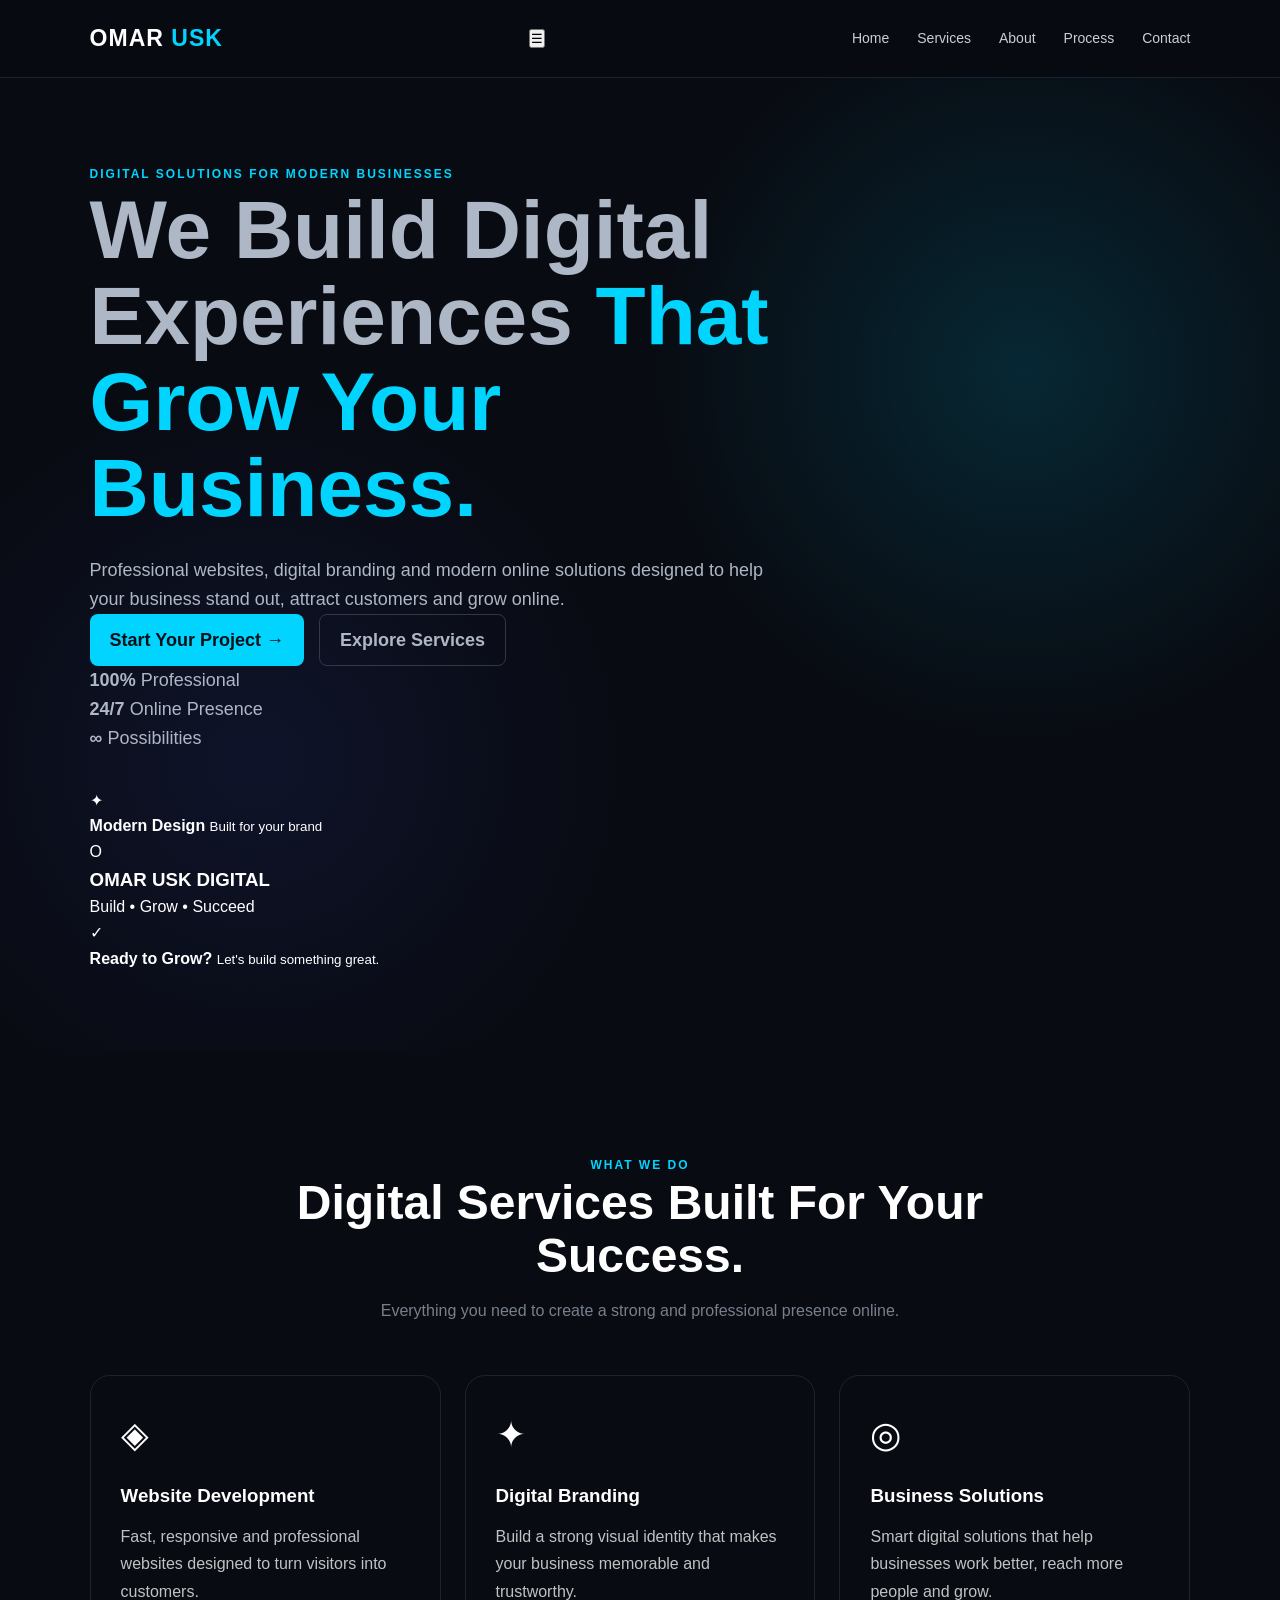
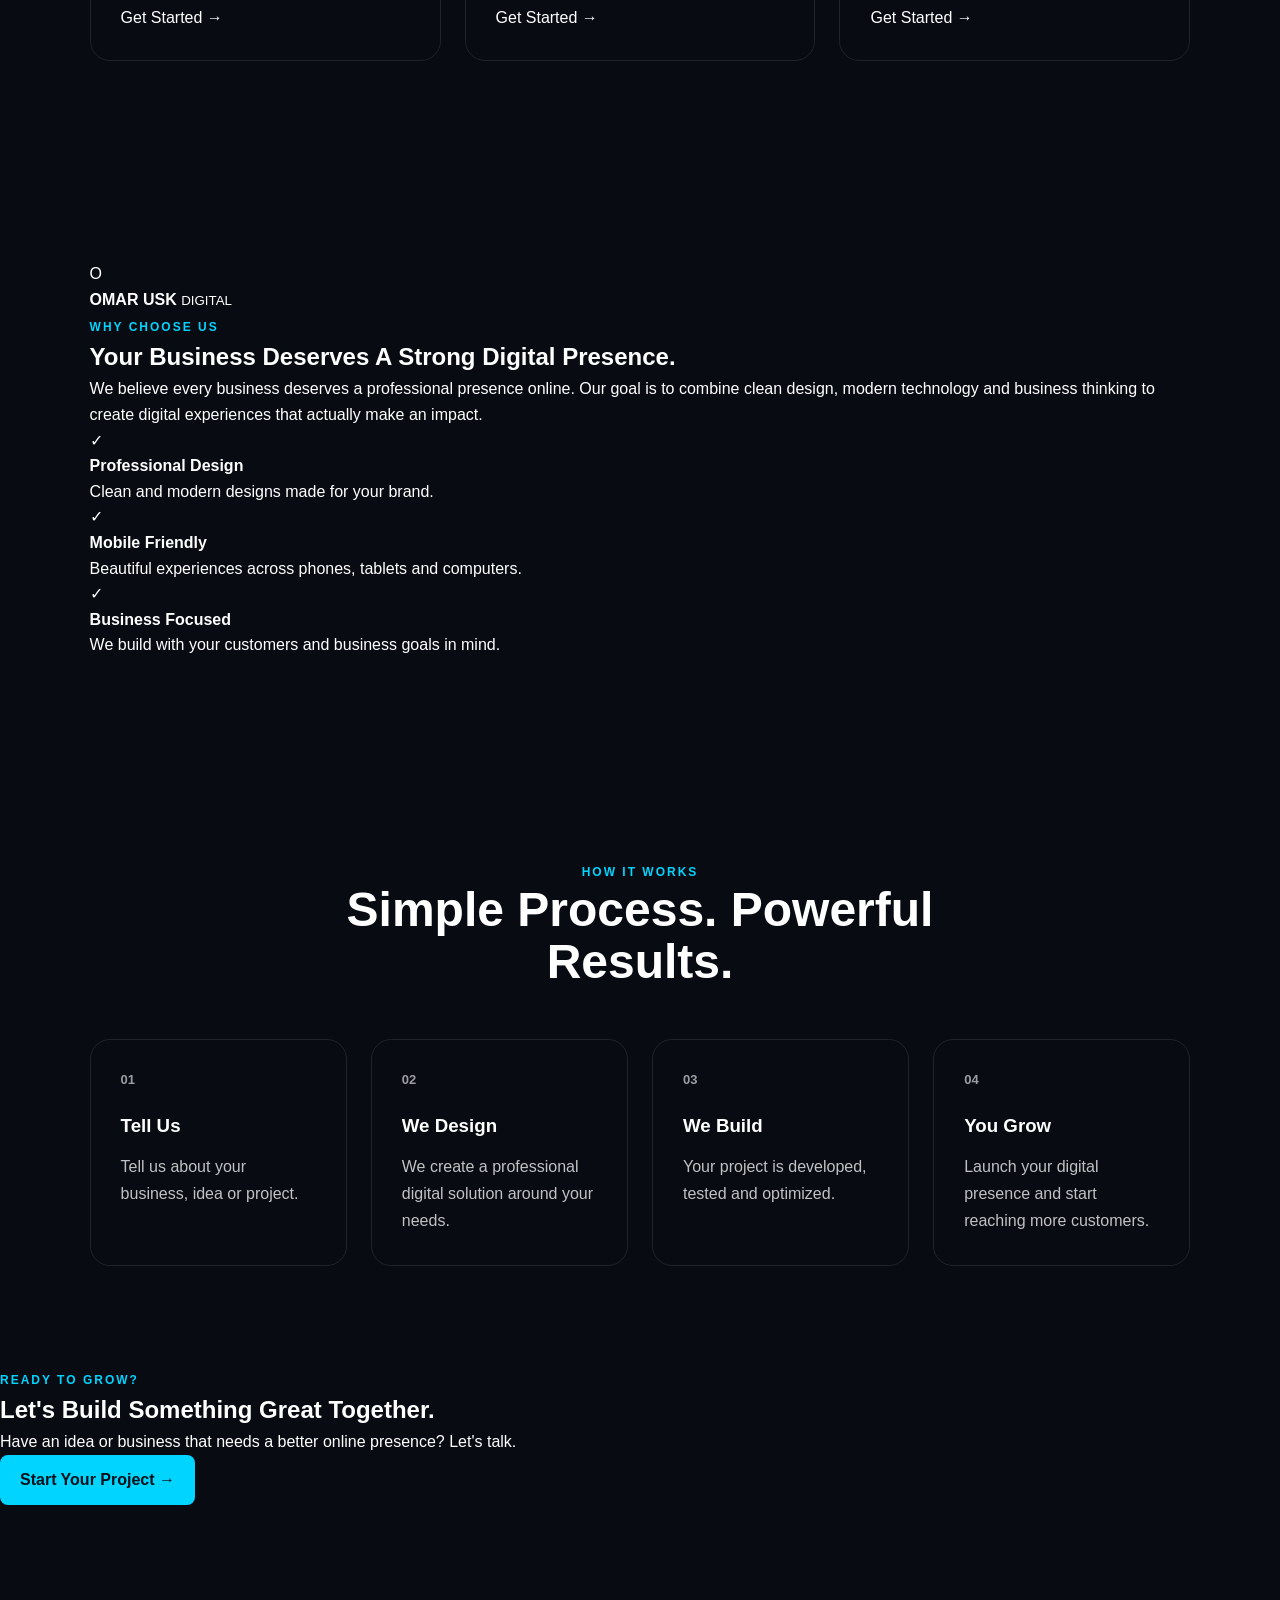
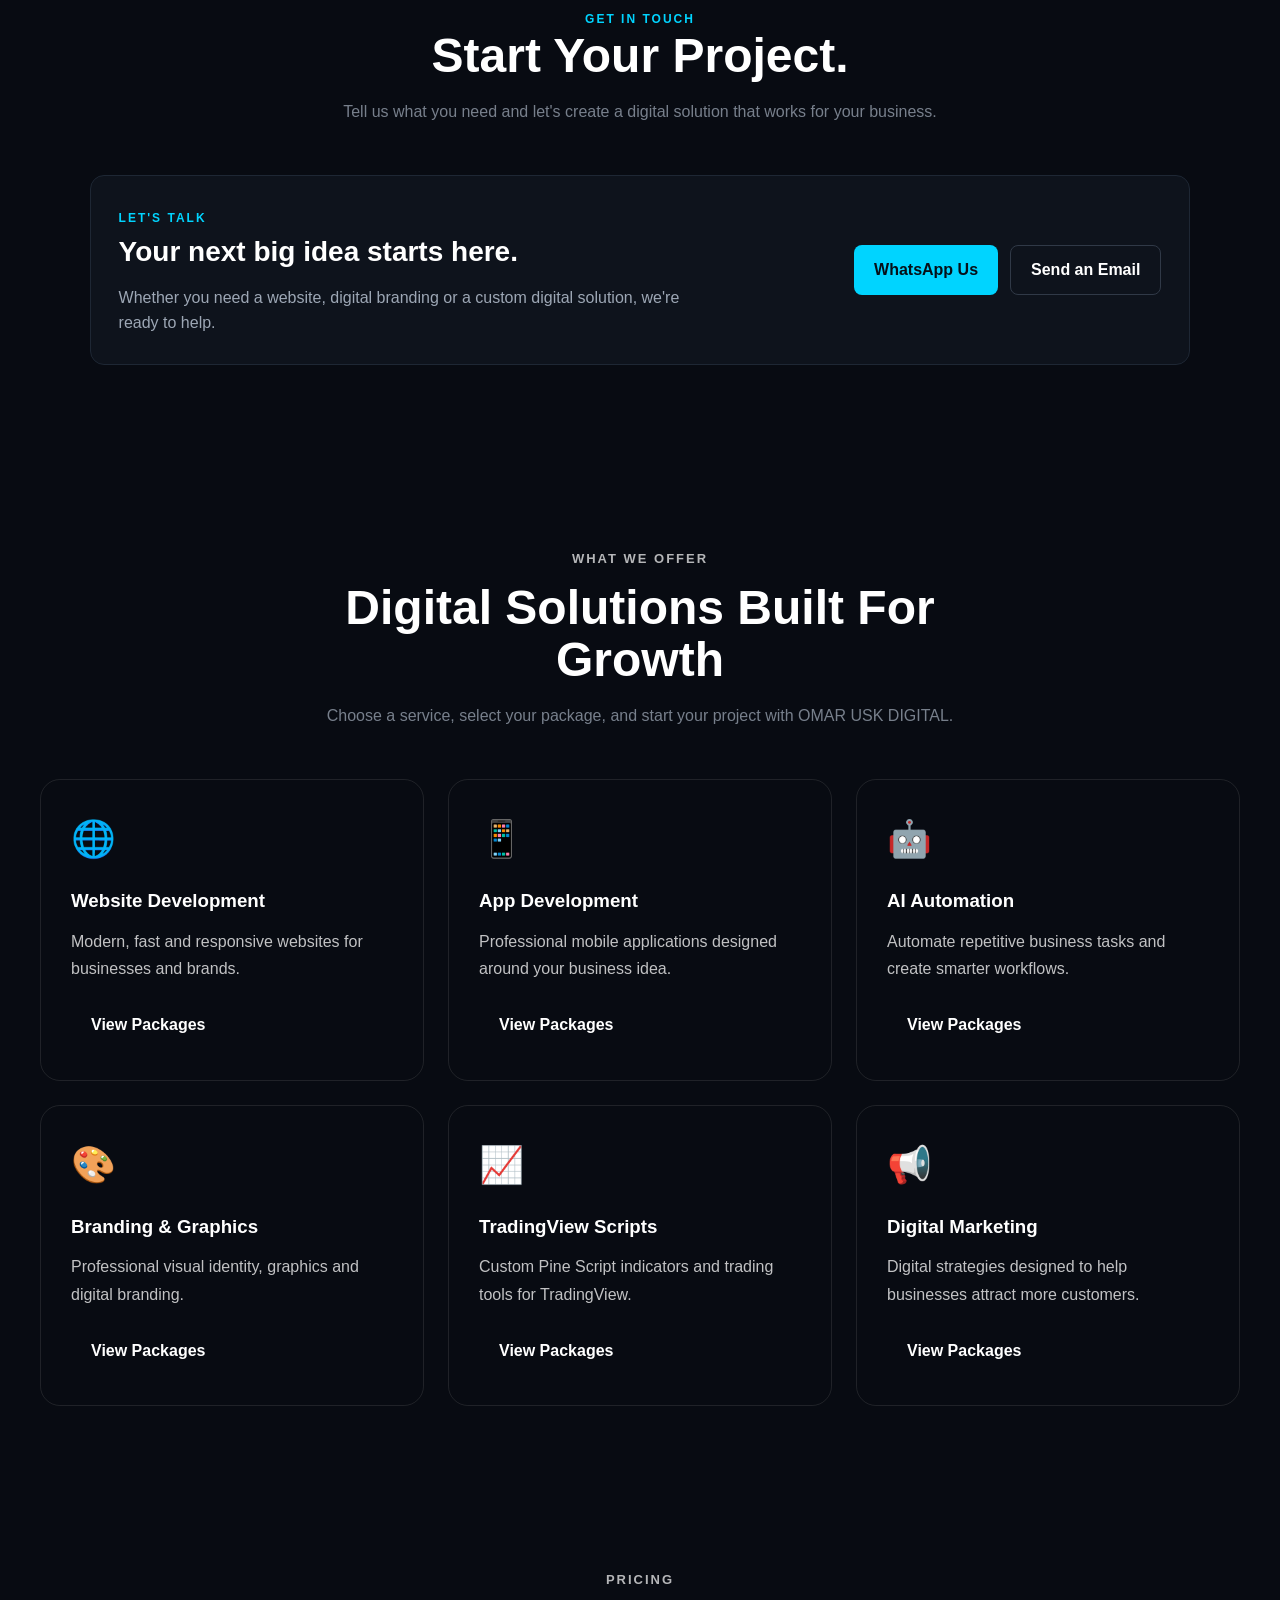
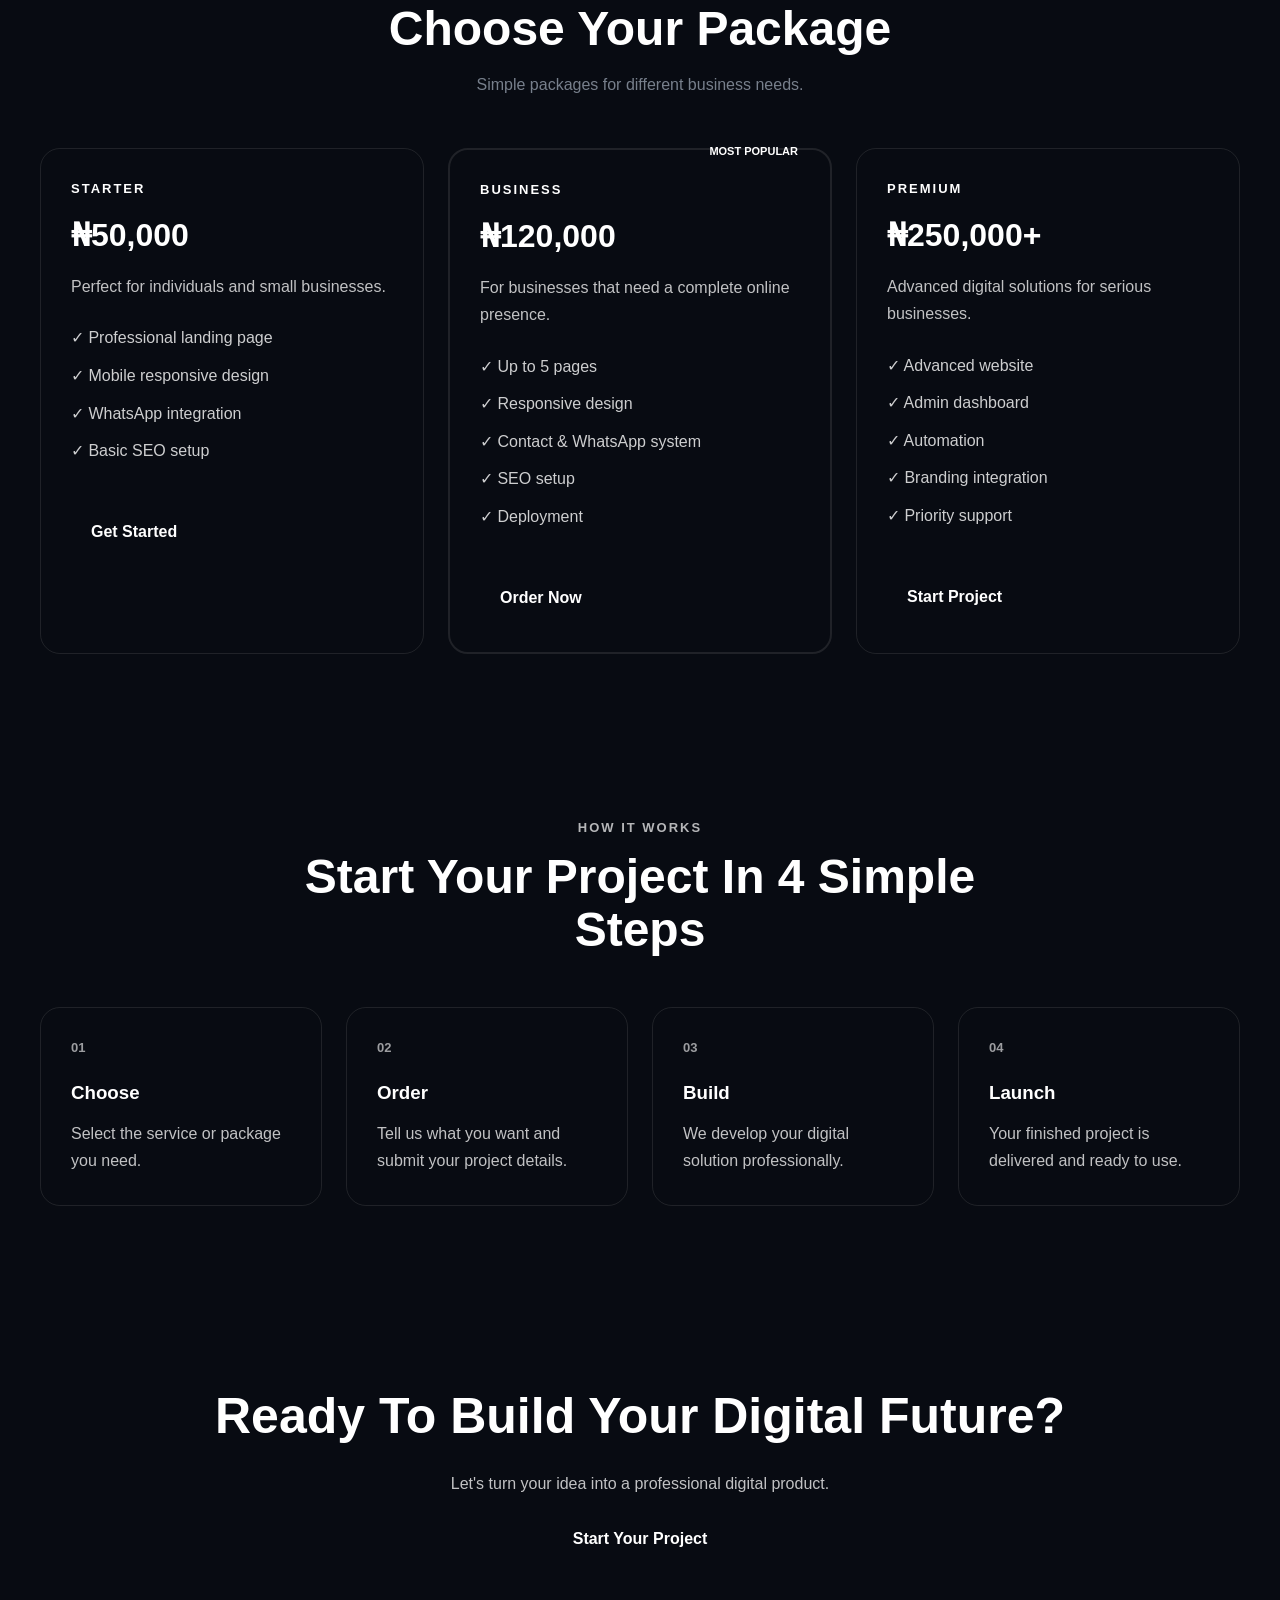
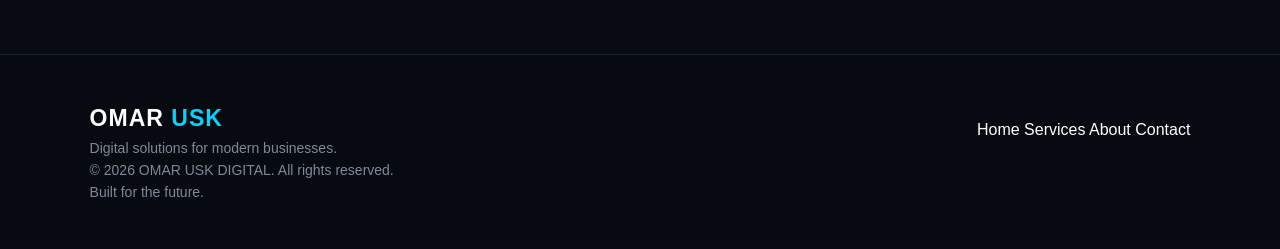
<file: index.html>
<!DOCTYPE html>
<html lang="en">
<head>
    <meta charset="UTF-8">
    <meta name="viewport" content="width=device-width, initial-scale=1.0">

    <title>OMAR USK DIGITAL | Digital Solutions for Modern Businesses</title>

    <meta name="description"
        content="OMAR USK DIGITAL helps businesses build professional websites, digital brands and modern online solutions.">

    <meta name="keywords"
        content="web design, website development, digital solutions, branding, OMAR USK DIGITAL">

    <link rel="stylesheet" href="style.css">
</head>

<body>

    <!-- NAVIGATION -->
    <header class="header">
        <nav class="navbar container">

            <a href="#" class="logo">
                OMAR <span>USK</span>
            </a>

            <button class="menu-toggle" aria-label="Open menu">
                ☰
            </button>

            <div class="nav-links">
                <a href="#home">Home</a>
                <a href="#services">Services</a>
                <a href="#about">About</a>
                <a href="#process">Process</a>
                <a href="#contact">Contact</a>
            </div>

        </nav>
    </header>


    <main>

        <!-- HERO -->
        <section id="home" class="hero">

            <div class="hero-content container">

                <div class="hero-text">

                    <span class="eyebrow">DIGITAL SOLUTIONS FOR MODERN BUSINESSES</span>

                    <h1>
                        We Build Digital Experiences
                        <span>That Grow Your Business.</span>
                    </h1>

                    <p>
                        Professional websites, digital branding and modern online
                        solutions designed to help your business stand out,
                        attract customers and grow online.
                    </p>

                    <div class="hero-buttons">
                        <a href="#contact" class="primary-button">
                            Start Your Project →
                        </a>

                        <a href="#services" class="secondary-button">
                            Explore Services
                        </a>
                    </div>

                    <div class="hero-stats">
                        <div>
                            <strong>100%</strong>
                            <span>Professional</span>
                        </div>

                        <div>
                            <strong>24/7</strong>
                            <span>Online Presence</span>
                        </div>

                        <div>
                            <strong>∞</strong>
                            <span>Possibilities</span>
                        </div>
                    </div>

                </div>

                <div class="hero-card">

                    <div class="card-glow"></div>

                    <div class="floating-card card-one">
                        <span>✦</span>
                        <div>
                            <strong>Modern Design</strong>
                            <small>Built for your brand</small>
                        </div>
                    </div>

                    <div class="main-visual">
                        <div class="visual-circle">
                            <span>O</span>
                        </div>

                        <h3>OMAR USK DIGITAL</h3>
                        <p>Build • Grow • Succeed</p>
                    </div>

                    <div class="floating-card card-two">
                        <span>✓</span>
                        <div>
                            <strong>Ready to Grow?</strong>
                            <small>Let's build something great.</small>
                        </div>
                    </div>

                </div>

            </div>

        </section>


        <!-- SERVICES -->
        <section id="services" class="section">

            <div class="container">

                <div class="section-heading">
                    <span class="eyebrow">WHAT WE DO</span>

                    <h2>
                        Digital Services Built
                        <span>For Your Success.</span>
                    </h2>

                    <p>
                        Everything you need to create a strong and professional
                        presence online.
                    </p>
                </div>


                <div class="services-grid">

                    <article class="service-card">
                        <div class="service-icon">◈</div>

                        <h3>Website Development</h3>

                        <p>
                            Fast, responsive and professional websites designed
                            to turn visitors into customers.
                        </p>

                        <a href="#contact">Get Started →</a>
                    </article>


                    <article class="service-card">
                        <div class="service-icon">✦</div>

                        <h3>Digital Branding</h3>

                        <p>
                            Build a strong visual identity that makes your
                            business memorable and trustworthy.
                        </p>

                        <a href="#contact">Get Started →</a>
                    </article>


                    <article class="service-card">
                        <div class="service-icon">◎</div>

                        <h3>Business Solutions</h3>

                        <p>
                            Smart digital solutions that help businesses work
                            better, reach more people and grow.
                        </p>

                        <a href="#contact">Get Started →</a>
                    </article>

                </div>

            </div>

        </section>


        <!-- ABOUT -->
        <section id="about" class="section about-section">

            <div class="container about-grid">

                <div class="about-visual">

                    <div class="about-box">
                        <span class="big-letter">O</span>

                        <div>
                            <strong>OMAR USK</strong>
                            <small>DIGITAL</small>
                        </div>
                    </div>

                </div>


                <div class="about-content">

                    <span class="eyebrow">WHY CHOOSE US</span>

                    <h2>
                        Your Business Deserves
                        <span>A Strong Digital Presence.</span>
                    </h2>

                    <p>
                        We believe every business deserves a professional
                        presence online. Our goal is to combine clean design,
                        modern technology and business thinking to create
                        digital experiences that actually make an impact.
                    </p>


                    <div class="feature-list">

                        <div class="feature">
                            <span>✓</span>
                            <div>
                                <strong>Professional Design</strong>
                                <p>Clean and modern designs made for your brand.</p>
                            </div>
                        </div>

                        <div class="feature">
                            <span>✓</span>
                            <div>
                                <strong>Mobile Friendly</strong>
                                <p>Beautiful experiences across phones, tablets and computers.</p>
                            </div>
                        </div>

                        <div class="feature">
                            <span>✓</span>
                            <div>
                                <strong>Business Focused</strong>
                                <p>We build with your customers and business goals in mind.</p>
                            </div>
                        </div>

                    </div>

                </div>

            </div>

        </section>


        <!-- PROCESS -->
        <section id="process" class="section">

            <div class="container">

                <div class="section-heading">
                    <span class="eyebrow">HOW IT WORKS</span>

                    <h2>
                        Simple Process.
                        <span>Powerful Results.</span>
                    </h2>
                </div>


                <div class="process-grid">

                    <div class="process-card">
                        <span>01</span>
                        <h3>Tell Us</h3>
                        <p>
                            Tell us about your business, idea or project.
                        </p>
                    </div>

                    <div class="process-card">
                        <span>02</span>
                        <h3>We Design</h3>
                        <p>
                            We create a professional digital solution around your needs.
                        </p>
                    </div>

                    <div class="process-card">
                        <span>03</span>
                        <h3>We Build</h3>
                        <p>
                            Your project is developed, tested and optimized.
                        </p>
                    </div>

                    <div class="process-card">
                        <span>04</span>
                        <h3>You Grow</h3>
                        <p>
                            Launch your digital presence and start reaching more customers.
                        </p>
                    </div>

                </div>

            </div>

        </section>


        <!-- CTA -->
        <section class="cta-section">

            <div class="container cta-box">

                <div>
                    <span class="eyebrow">READY TO GROW?</span>

                    <h2>
                        Let's Build Something
                        <span>Great Together.</span>
                    </h2>

                    <p>
                        Have an idea or business that needs a better online presence?
                        Let's talk.
                    </p>
                </div>

                <a href="#contact" class="primary-button">
                    Start Your Project →
                </a>

            </div>

        </section>


        <!-- CONTACT -->
        <section id="contact" class="section contact-section">

            <div class="container">

                <div class="section-heading">
                    <span class="eyebrow">GET IN TOUCH</span>

                    <h2>
                        Start Your
                        <span>Project.</span>
                    </h2>

                    <p>
                        Tell us what you need and let's create a digital solution
                        that works for your business.
                    </p>
                </div>


                <div class="contact-box">

                    <div class="contact-info">

                        <span class="eyebrow">LET'S TALK</span>

                        <h3>Your next big idea starts here.</h3>

                        <p>
                            Whether you need a website, digital branding or a
                            custom digital solution, we're ready to help.
                        </p>

                    </div>


                    <div class="contact-actions">

                        <a href="https://wa.me/2348100300051?text=Hello%20OMAR%20USK%20DIGITAL,%20I%20would%20like%20to%20discuss%20a%20project%20with%20you." class="primary-button">
                            WhatsApp Us
                        </a>

                        <a href="mailto:" class="secondary-button">
                            Send an Email
                        </a>

                    </div>

                </div>

            </div>

        </section>


<!-- OMAR USK DIGITAL - SERVICES & PACKAGES -->
<section id="services" class="services-section">
  <div class="container">

    <div class="section-heading">
      <span class="section-label">WHAT WE OFFER</span>
      <h2>Digital Solutions Built For Growth</h2>
      <p>Choose a service, select your package, and start your project with OMAR USK DIGITAL.</p>
    </div>

    <div class="services-grid">

      <div class="service-card">
        <div class="service-icon">🌐</div>
        <h3>Website Development</h3>
        <p>Modern, fast and responsive websites for businesses and brands.</p>
        <a href="#packages" class="service-btn">View Packages</a>
      </div>

      <div class="service-card">
        <div class="service-icon">📱</div>
        <h3>App Development</h3>
        <p>Professional mobile applications designed around your business idea.</p>
        <a href="#packages" class="service-btn">View Packages</a>
      </div>

      <div class="service-card">
        <div class="service-icon">🤖</div>
        <h3>AI Automation</h3>
        <p>Automate repetitive business tasks and create smarter workflows.</p>
        <a href="#packages" class="service-btn">View Packages</a>
      </div>

      <div class="service-card">
        <div class="service-icon">🎨</div>
        <h3>Branding & Graphics</h3>
        <p>Professional visual identity, graphics and digital branding.</p>
        <a href="#packages" class="service-btn">View Packages</a>
      </div>

      <div class="service-card">
        <div class="service-icon">📈</div>
        <h3>TradingView Scripts</h3>
        <p>Custom Pine Script indicators and trading tools for TradingView.</p>
        <a href="#packages" class="service-btn">View Packages</a>
      </div>

      <div class="service-card">
        <div class="service-icon">📢</div>
        <h3>Digital Marketing</h3>
        <p>Digital strategies designed to help businesses attract more customers.</p>
        <a href="#packages" class="service-btn">View Packages</a>
      </div>

    </div>
  </div>
</section>

<section id="packages" class="packages-section">
  <div class="container">

    <div class="section-heading">
      <span class="section-label">PRICING</span>
      <h2>Choose Your Package</h2>
      <p>Simple packages for different business needs.</p>
    </div>

    <div class="packages-grid">

      <div class="package-card">
        <span class="package-name">STARTER</span>
        <h3>₦50,000</h3>
        <p>Perfect for individuals and small businesses.</p>
        <ul>
          <li>✓ Professional landing page</li>
          <li>✓ Mobile responsive design</li>
          <li>✓ WhatsApp integration</li>
          <li>✓ Basic SEO setup</li>
        </ul>
        <a href="https://wa.me/2340000000000?text=Hello%20OMAR%20USK%20DIGITAL%2C%20I%20want%20the%20Starter%20package."
           class="package-btn">Get Started</a>
      </div>

      <div class="package-card featured-package">
        <span class="popular-badge">MOST POPULAR</span>
        <span class="package-name">BUSINESS</span>
        <h3>₦120,000</h3>
        <p>For businesses that need a complete online presence.</p>
        <ul>
          <li>✓ Up to 5 pages</li>
          <li>✓ Responsive design</li>
          <li>✓ Contact & WhatsApp system</li>
          <li>✓ SEO setup</li>
          <li>✓ Deployment</li>
        </ul>
        <a href="https://wa.me/2340000000000?text=Hello%20OMAR%20USK%20DIGITAL%2C%20I%20want%20the%20Business%20package."
           class="package-btn">Order Now</a>
      </div>

      <div class="package-card">
        <span class="package-name">PREMIUM</span>
        <h3>₦250,000+</h3>
        <p>Advanced digital solutions for serious businesses.</p>
        <ul>
          <li>✓ Advanced website</li>
          <li>✓ Admin dashboard</li>
          <li>✓ Automation</li>
          <li>✓ Branding integration</li>
          <li>✓ Priority support</li>
        </ul>
        <a href="https://wa.me/2340000000000?text=Hello%20OMAR%20USK%20DIGITAL%2C%20I%20want%20the%20Premium%20package."
           class="package-btn">Start Project</a>
      </div>

    </div>
  </div>
</section>

<section class="process-section">
  <div class="container">
    <div class="section-heading">
      <span class="section-label">HOW IT WORKS</span>
      <h2>Start Your Project In 4 Simple Steps</h2>
    </div>

    <div class="process-grid">
      <div class="process-card">
        <span>01</span>
        <h3>Choose</h3>
        <p>Select the service or package you need.</p>
      </div>

      <div class="process-card">
        <span>02</span>
        <h3>Order</h3>
        <p>Tell us what you want and submit your project details.</p>
      </div>

      <div class="process-card">
        <span>03</span>
        <h3>Build</h3>
        <p>We develop your digital solution professionally.</p>
      </div>

      <div class="process-card">
        <span>04</span>
        <h3>Launch</h3>
        <p>Your finished project is delivered and ready to use.</p>
      </div>
    </div>
  </div>
</section>

<section class="final-cta">
  <div class="container">
    <h2>Ready To Build Your Digital Future?</h2>
    <p>Let's turn your idea into a professional digital product.</p>
    <a href="#packages" class="cta-btn">Start Your Project</a>
  </div>
</section>
<!-- END OMAR USK DIGITAL - SERVICES & PACKAGES -->

</main>


    <!-- FOOTER -->
    <footer>

        <div class="container footer-content">

            <div>
                <a href="#" class="logo">
                    OMAR <span>USK</span>
                </a>

                <p>
                    Digital solutions for modern businesses.
                </p>
            </div>

            <div class="footer-links">
                <a href="#home">Home</a>
                <a href="#services">Services</a>
                <a href="#about">About</a>
                <a href="#contact">Contact</a>
            </div>

        </div>

        <div class="footer-bottom container">
            <p>© 2026 OMAR USK DIGITAL. All rights reserved.</p>
            <p>Built for the future.</p>
        </div>

    </footer>


    <script src="script.js"></script>

</body>
</html>
</file>
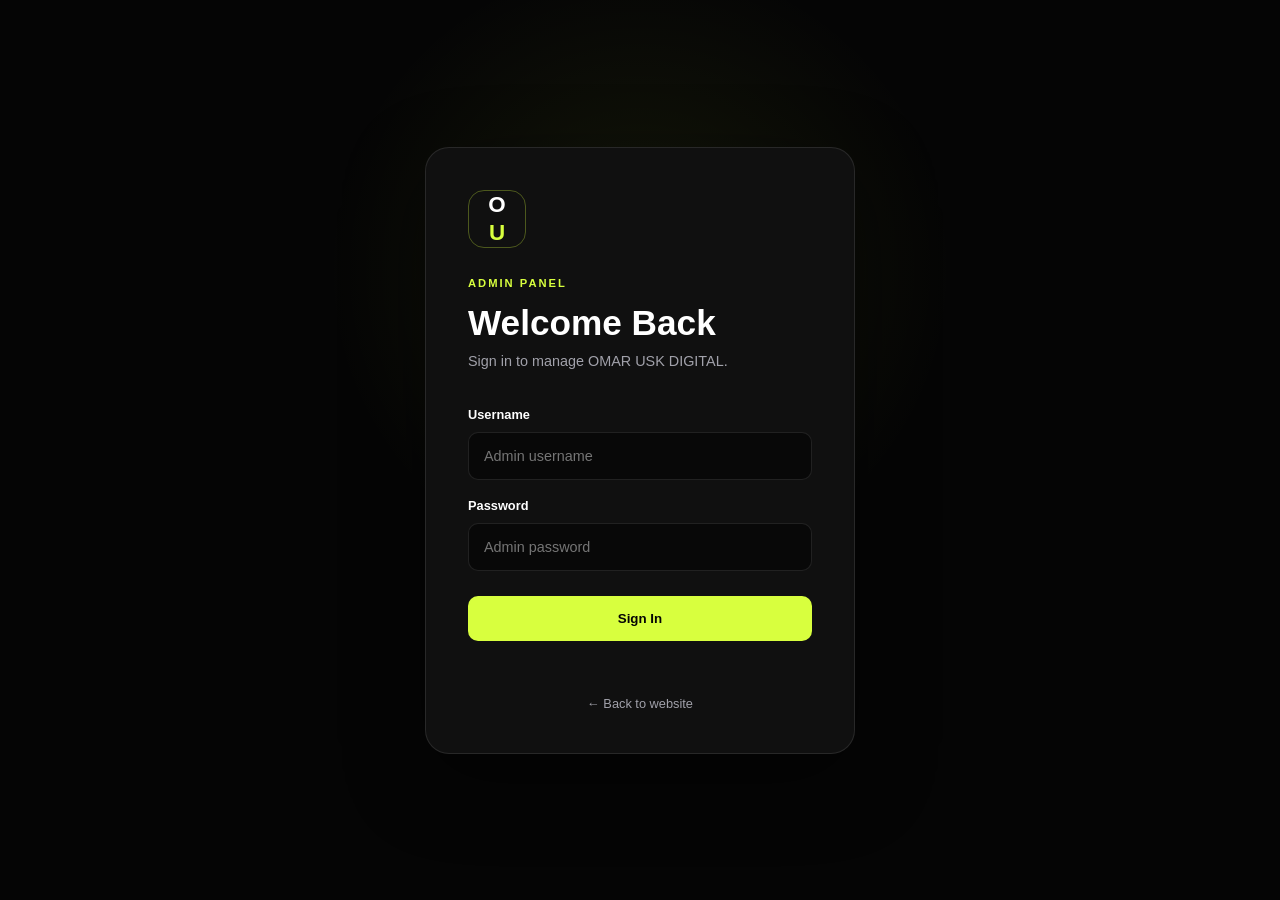
<file: admin/index.html>
<!DOCTYPE html>
<html lang="en">
<head>
    <meta charset="UTF-8">
    <meta name="viewport" content="width=device-width, initial-scale=1.0">
    <meta name="robots" content="noindex, nofollow">
    <title>OMAR USK DIGITAL | Admin</title>
    <link rel="stylesheet" href="style.css">
</head>

<body>

    <main class="admin-page">

        <div class="admin-card">

            <div class="admin-logo">
                O<span>U</span>
            </div>

            <span class="eyebrow">ADMIN PANEL</span>

            <h1>Welcome Back</h1>

            <p class="admin-subtitle">
                Sign in to manage OMAR USK DIGITAL.
            </p>

            <form id="loginForm">

                <label for="username">Username</label>
                <input
                    type="text"
                    id="username"
                    placeholder="Admin username"
                    autocomplete="username"
                    required
                >

                <label for="password">Password</label>
                <input
                    type="password"
                    id="password"
                    placeholder="Admin password"
                    autocomplete="current-password"
                    required
                >

                <button type="submit">
                    Sign In
                </button>

                <p id="loginMessage"></p>

            </form>

            <a href="../index.html" class="back-link">
                ← Back to website
            </a>

        </div>

    </main>

    <script src="script.js"></script>

</body>
</html>
</file>
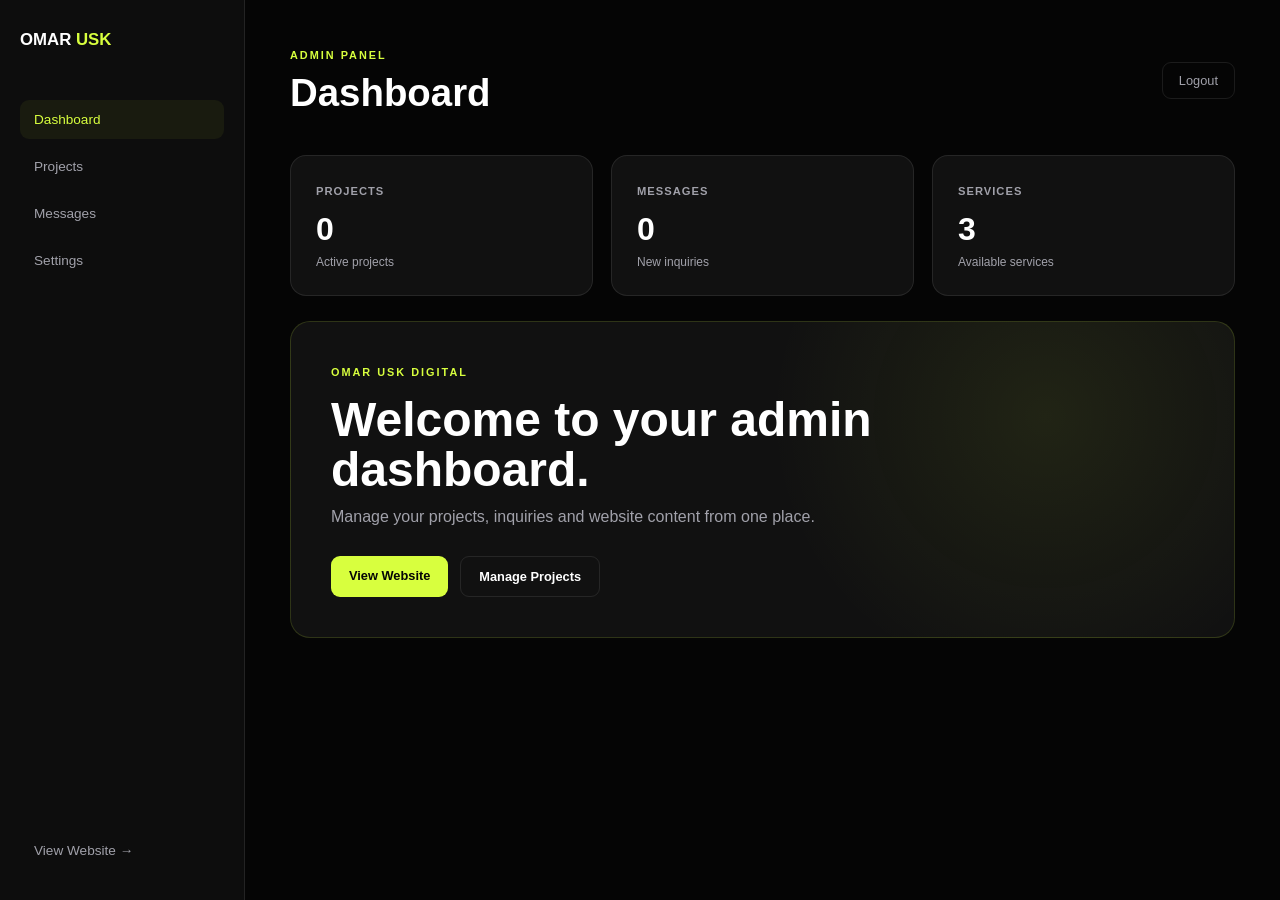
<file: admin/dashboard.html>
<!DOCTYPE html>
<html lang="en">
<head>
    <meta charset="UTF-8">
    <meta name="viewport" content="width=device-width, initial-scale=1.0">
    <meta name="robots" content="noindex, nofollow">
    <title>OMAR USK DIGITAL | Dashboard</title>
    <link rel="stylesheet" href="dashboard.css">
</head>

<body>

    <aside class="sidebar">
        <div class="brand">OMAR <span>USK</span></div>

        <nav>
            <a href="#" class="active">Dashboard</a>
            <a href="#">Projects</a>
            <a href="#">Messages</a>
            <a href="#">Settings</a>
        </nav>

        <a href="../index.html" class="website-link">
            View Website →
        </a>
    </aside>

    <main class="dashboard">

        <header class="topbar">
            <div>
                <span class="eyebrow">ADMIN PANEL</span>
                <h1>Dashboard</h1>
            </div>

            <a href="index.html" class="logout">Logout</a>
        </header>

        <section class="stats">

            <div class="stat-card">
                <span>PROJECTS</span>
                <strong>0</strong>
                <small>Active projects</small>
            </div>

            <div class="stat-card">
                <span>MESSAGES</span>
                <strong>0</strong>
                <small>New inquiries</small>
            </div>

            <div class="stat-card">
                <span>SERVICES</span>
                <strong>3</strong>
                <small>Available services</small>
            </div>

        </section>

        <section class="welcome-card">
            <span class="eyebrow">OMAR USK DIGITAL</span>

            <h2>Welcome to your admin dashboard.</h2>

            <p>
                Manage your projects, inquiries and website content
                from one place.
            </p>

            <div class="dashboard-actions">
                <a href="../index.html">View Website</a>
                <a href="#">Manage Projects</a>
            </div>
        </section>

    </main>

</body>
</html>
</file>
<file: style.css>
* {
  margin: 0;
  padding: 0;
  box-sizing: border-box;
}

html {
  scroll-behavior: smooth;
}

body {
  font-family: Arial, Helvetica, sans-serif;
  background: #080b12;
  color: #ffffff;
  line-height: 1.6;
}

a {
  color: inherit;
  text-decoration: none;
}

.navbar {
  width: 100%;
  padding: 20px 7%;
  display: flex;
  align-items: center;
  justify-content: space-between;
  position: sticky;
  top: 0;
  z-index: 1000;
  background: rgba(8, 11, 18, 0.94);
  backdrop-filter: blur(15px);
  border-bottom: 1px solid #1c2330;
}

.logo {
  font-size: 23px;
  font-weight: 800;
  letter-spacing: 1px;
}

.logo span {
  color: #00d4ff;
}

.nav-links {
  display: flex;
  gap: 28px;
}

.nav-links a {
  color: #c8ced8;
  font-size: 14px;
  transition: 0.3s;
}

.nav-links a:hover {
  color: #00d4ff;
}

.nav-button,
.primary-button {
  background: #00d4ff;
  color: #061018;
  padding: 12px 20px;
  border-radius: 8px;
  font-weight: 700;
  display: inline-block;
  transition: 0.3s;
}

.nav-button:hover,
.primary-button:hover {
  transform: translateY(-2px);
  opacity: 0.9;
}

.secondary-button {
  padding: 11px 20px;
  border: 1px solid #303947;
  border-radius: 8px;
  display: inline-block;
  font-weight: 600;
  transition: 0.3s;
}

.secondary-button:hover {
  border-color: #00d4ff;
  color: #00d4ff;
}

.hero {
  min-height: 90vh;
  display: flex;
  align-items: center;
  padding: 80px 7%;
  background:
    radial-gradient(circle at 80% 30%, rgba(0, 212, 255, 0.14), transparent 30%),
    radial-gradient(circle at 20% 70%, rgba(78, 91, 255, 0.10), transparent 30%);
}

.hero-content {
  max-width: 850px;
}

.eyebrow {
  color: #00d4ff;
  font-size: 12px;
  font-weight: 800;
  letter-spacing: 2px;
  margin-bottom: 18px;
}

.hero h1 {
  font-size: clamp(45px, 7vw, 82px);
  line-height: 1.05;
  margin-bottom: 25px;
}

.hero h1 span {
  color: #00d4ff;
}

.hero-text {
  max-width: 700px;
  color: #aeb7c5;
  font-size: 18px;
  margin-bottom: 35px;
}

.hero-buttons {
  display: flex;
  gap: 15px;
  flex-wrap: wrap;
}

.section {
  padding: 100px 7%;
}

.section-heading {
  max-width: 720px;
  margin-bottom: 50px;
}

.section-heading h2 {
  font-size: clamp(32px, 5vw, 52px);
  line-height: 1.1;
  margin-bottom: 15px;
}

.section-heading p:not(.eyebrow) {
  color: #9da7b5;
}

.cards,
.business-grid,
.portfolio-grid {
  display: grid;
  grid-template-columns: repeat(3, 1fr);
  gap: 20px;
}

.card,
.business-card,
.portfolio-card,
.contact-box {
  background: #0e131c;
  border: 1px solid #1e2734;
  border-radius: 14px;
  padding: 28px;
  transition: 0.3s;
}

.card:hover,
.business-card:hover,
.portfolio-card:hover {
  transform: translateY(-5px);
  border-color: #00d4ff;
}

.icon {
  font-size: 32px;
  margin-bottom: 18px;
}

.card h3,
.business-card h3 {
  margin-bottom: 10px;
  font-size: 20px;
}

.card p,
.business-card p {
  color: #9da7b5;
  font-size: 15px;
}

.businesses {
  background: #0b0f17;
}

.business-card {
  min-height: 190px;
}

.portfolio-image {
  height: 180px;
  background: linear-gradient(135deg, #121c2b, #17283a);
  border-radius: 10px;
  display: flex;
  align-items: center;
  justify-content: center;
  color: #00d4ff;
  font-weight: 700;
  margin-bottom: 22px;
}

.portfolio-info h3 {
  margin-bottom: 8px;
}

.portfolio-info p {
  color: #9da7b5;
  margin-bottom: 15px;
}

.portfolio-info a {
  color: #00d4ff;
  font-weight: 700;
}

.cta {
  margin: 30px 7% 100px;
  padding: 60px;
  border-radius: 18px;
  background: linear-gradient(135deg, #101c29, #0c131d);
  border: 1px solid #263544;
  display: flex;
  justify-content: space-between;
  align-items: center;
  gap: 30px;
}

.cta h2 {
  font-size: clamp(30px, 4vw, 48px);
  line-height: 1.1;
  margin-bottom: 15px;
}

.cta p:not(.eyebrow) {
  color: #aab4c1;
  max-width: 650px;
}

.contact {
  background: #0b0f17;
}

.contact-box {
  display: flex;
  justify-content: space-between;
  align-items: center;
  gap: 30px;
}

.contact-box h3 {
  font-size: 28px;
  margin-bottom: 10px;
}

.contact-box p {
  color: #9da7b5;
  max-width: 600px;
}

.contact-actions {
  display: flex;
  gap: 12px;
  flex-wrap: wrap;
}

footer {
  padding: 45px 7%;
  border-top: 1px solid #1c2330;
  background: #070a10;
}

.footer-content {
  display: flex;
  justify-content: space-between;
  align-items: center;
  gap: 20px;
}

footer p {
  color: #7f8998;
  font-size: 14px;
}

@media (max-width: 900px) {
  .nav-links {
    display: none;
  }

  .cards,
  .business-grid,
  .portfolio-grid {
    grid-template-columns: repeat(2, 1fr);
  }

  .cta,
  .contact-box,
  .footer-content {
    flex-direction: column;
    align-items: flex-start;
  }
}

@media (max-width: 600px) {
  .navbar {
    padding: 17px 5%;
  }

  .nav-button {
    padding: 9px 14px;
    font-size: 13px;
  }

  .hero,
  .section {
    padding-left: 5%;
    padding-right: 5%;
  }

  .hero {
    min-height: 80vh;
  }

  .hero h1 {
    font-size: 45px;
  }

  .cards,
  .business-grid,
  .portfolio-grid {
    grid-template-columns: 1fr;
  }

  .cta {
    margin-left: 5%;
    margin-right: 5%;
    padding: 35px 25px;
  }
}

/* ================= SCROLL ANIMATIONS ================= */

.service-card,
.process-card,
.about-visual,
.about-content,
.section-heading,
.cta-box,
.contact-box {
    animation: fadeUp 0.8s ease both;
}

@keyframes fadeUp {
    from {
        opacity: 0;
        transform: translateY(25px);
    }
    to {
        opacity: 1;
        transform: translateY(0);
    }
}

@media (prefers-reduced-motion: reduce) {
    *,
    *::before,
    *::after {
        animation-duration: 0.01ms !important;
        animation-iteration-count: 1 !important;
        scroll-behavior: auto !important;
    }
}

/* ===== OMAR USK DIGITAL - SERVICES & PACKAGES ===== */

.services-section,
.packages-section,
.process-section {
  padding: 80px 20px;
}

.section-heading {
  max-width: 750px;
  margin: 0 auto 50px;
  text-align: center;
}

.section-label {
  display: inline-block;
  font-size: 13px;
  font-weight: 700;
  letter-spacing: 2px;
  margin-bottom: 12px;
  opacity: .7;
}

.section-heading h2 {
  font-size: clamp(30px, 5vw, 48px);
  margin: 0 0 15px;
}

.section-heading p {
  opacity: .75;
  line-height: 1.7;
}

.services-grid,
.packages-grid,
.process-grid {
  max-width: 1200px;
  margin: auto;
  display: grid;
  gap: 24px;
}

.services-grid {
  grid-template-columns: repeat(3, 1fr);
}

.service-card,
.package-card,
.process-card {
  padding: 30px;
  border: 1px solid rgba(128,128,128,.2);
  border-radius: 20px;
  transition: transform .25s ease, box-shadow .25s ease;
}

.service-card:hover,
.package-card:hover,
.process-card:hover {
  transform: translateY(-6px);
  box-shadow: 0 15px 40px rgba(0,0,0,.12);
}

.service-icon {
  font-size: 36px;
  margin-bottom: 18px;
}

.service-card h3,
.package-card h3,
.process-card h3 {
  margin: 0 0 12px;
}

.service-card p,
.package-card p,
.process-card p {
  line-height: 1.7;
  opacity: .75;
}

.service-btn,
.package-btn,
.cta-btn {
  display: inline-block;
  margin-top: 18px;
  padding: 12px 20px;
  border-radius: 10px;
  text-decoration: none;
  font-weight: 700;
}

.packages-grid {
  grid-template-columns: repeat(3, 1fr);
}

.package-card {
  position: relative;
}

.featured-package {
  border-width: 2px;
}

.popular-badge {
  position: absolute;
  top: -13px;
  right: 20px;
  padding: 6px 12px;
  border-radius: 20px;
  font-size: 11px;
  font-weight: 800;
}

.package-name {
  display: block;
  font-size: 13px;
  letter-spacing: 2px;
  font-weight: 800;
  margin-bottom: 10px;
}

.package-card h3 {
  font-size: 32px;
}

.package-card ul {
  list-style: none;
  padding: 0;
  margin: 25px 0;
}

.package-card li {
  margin: 12px 0;
  opacity: .8;
}

.process-grid {
  grid-template-columns: repeat(4, 1fr);
}

.process-card span {
  display: block;
  font-size: 13px;
  font-weight: 800;
  margin-bottom: 20px;
  opacity: .6;
}

.final-cta {
  padding: 90px 20px;
  text-align: center;
}

.final-cta h2 {
  font-size: clamp(30px, 5vw, 50px);
  margin-bottom: 15px;
}

.final-cta p {
  opacity: .75;
}

@media (max-width: 900px) {
  .services-grid,
  .packages-grid {
    grid-template-columns: repeat(2, 1fr);
  }

  .process-grid {
    grid-template-columns: repeat(2, 1fr);
  }
}

@media (max-width: 600px) {
  .services-section,
  .packages-section,
  .process-section {
    padding: 60px 16px;
  }

  .services-grid,
  .packages-grid,
  .process-grid {
    grid-template-columns: 1fr;
  }

  .service-card,
  .package-card,
  .process-card {
    padding: 24px;
  }
}

/* ===== END OMAR USK DIGITAL STYLING ===== */

/* ===== OMAR USK DIGITAL - ORDER FORM ===== */

.order-section {
  padding: 90px 20px;
}

.order-form {
  max-width: 900px;
  margin: 0 auto;
  padding: 35px;
  border: 1px solid rgba(128,128,128,.2);
  border-radius: 24px;
}

.form-grid {
  display: grid;
  grid-template-columns: repeat(2, 1fr);
  gap: 22px;
}

.form-group {
  margin-bottom: 22px;
}

.form-group label {
  display: block;
  margin-bottom: 8px;
  font-weight: 700;
  font-size: 14px;
}

.form-group input,
.form-group select,
.form-group textarea {
  width: 100%;
  box-sizing: border-box;
  padding: 14px 15px;
  border: 1px solid rgba(128,128,128,.3);
  border-radius: 10px;
  background: transparent;
  font: inherit;
  outline: none;
}

.form-group textarea {
  resize: vertical;
}

.order-submit {
  width: 100%;
  border: 0;
  padding: 15px 20px;
  border-radius: 10px;
  font: inherit;
  font-weight: 800;
  cursor: pointer;
}

.order-note {
  text-align: center;
  font-size: 13px;
  opacity: .65;
  margin-top: 15px;
}

.order-success {
  max-width: 700px;
  margin: 30px auto 0;
  padding: 30px;
  text-align: center;
  border-radius: 20px;
  border: 1px solid rgba(128,128,128,.2);
}

.order-success[hidden] {
  display: none;
}

@media (max-width: 650px) {
  .order-section {
    padding: 60px 16px;
  }

  .order-form {
    padding: 22px;
  }

  .form-grid {
    grid-template-columns: 1fr;
    gap: 0;
  }
}

/* ===== END ORDER FORM ===== */
</file>
<file: admin/style.css>
:root {
    --bg: #050505;
    --card: #101010;
    --text: #ffffff;
    --muted: #a1a1aa;
    --line: rgba(255,255,255,0.1);
    --accent: #d8ff3e;
}

* {
    margin: 0;
    padding: 0;
    box-sizing: border-box;
}

body {
    font-family: Arial, sans-serif;
    background: var(--bg);
    color: var(--text);
}

.admin-page {
    min-height: 100vh;
    display: grid;
    place-items: center;
    padding: 25px;
    background:
        radial-gradient(circle at 50% 30%, rgba(216,255,62,0.08), transparent 35%),
        var(--bg);
}

.admin-card {
    width: min(100%, 430px);
    padding: 42px;
    background: var(--card);
    border: 1px solid var(--line);
    border-radius: 24px;
    box-shadow: 0 25px 80px rgba(0,0,0,0.45);
}

.admin-logo {
    width: 58px;
    height: 58px;
    display: grid;
    place-items: center;
    margin-bottom: 25px;
    border: 1px solid rgba(216,255,62,0.3);
    border-radius: 16px;
    font-size: 1.4rem;
    font-weight: 800;
}

.admin-logo span {
    color: var(--accent);
}

.eyebrow {
    color: var(--accent);
    font-size: 0.7rem;
    font-weight: 800;
    letter-spacing: 2px;
}

h1 {
    margin-top: 12px;
    font-size: 2.2rem;
}

.admin-subtitle {
    color: var(--muted);
    margin: 10px 0 30px;
    font-size: 0.9rem;
}

form {
    display: grid;
    gap: 10px;
}

label {
    font-size: 0.8rem;
    font-weight: 600;
    margin-top: 8px;
}

input {
    width: 100%;
    padding: 15px;
    border: 1px solid var(--line);
    border-radius: 10px;
    outline: none;
    background: #080808;
    color: white;
    font-size: 0.9rem;
}

input:focus {
    border-color: var(--accent);
}

button {
    margin-top: 15px;
    padding: 15px;
    border: none;
    border-radius: 10px;
    background: var(--accent);
    color: #050505;
    font-weight: 800;
    cursor: pointer;
}

button:hover {
    opacity: 0.9;
}

#loginMessage {
    min-height: 20px;
    color: #ff7777;
    font-size: 0.8rem;
    text-align: center;
}

.back-link {
    display: block;
    margin-top: 25px;
    color: var(--muted);
    text-align: center;
    font-size: 0.8rem;
    text-decoration: none;
}

.back-link:hover {
    color: var(--accent);
}

@media (max-width: 480px) {
    .admin-card {
        padding: 30px 22px;
    }
}
</file>
<file: admin/dashboard.css>
:root {
    --bg: #050505;
    --panel: #0d0d0d;
    --card: #111111;
    --text: #ffffff;
    --muted: #a1a1aa;
    --line: rgba(255,255,255,0.09);
    --accent: #d8ff3e;
}

* {
    margin: 0;
    padding: 0;
    box-sizing: border-box;
}

body {
    min-height: 100vh;
    display: flex;
    background: var(--bg);
    color: var(--text);
    font-family: Arial, sans-serif;
}

.sidebar {
    width: 245px;
    min-height: 100vh;
    padding: 30px 20px;
    background: var(--panel);
    border-right: 1px solid var(--line);
    display: flex;
    flex-direction: column;
}

.brand {
    font-weight: 800;
    font-size: 1.05rem;
    margin-bottom: 50px;
}

.brand span {
    color: var(--accent);
}

.sidebar nav {
    display: grid;
    gap: 8px;
}

.sidebar nav a,
.website-link {
    padding: 12px 14px;
    border-radius: 9px;
    color: var(--muted);
    text-decoration: none;
    font-size: 0.85rem;
}

.sidebar nav a:hover,
.sidebar nav a.active,
.website-link:hover {
    color: var(--accent);
    background: rgba(216,255,62,0.06);
}

.website-link {
    margin-top: auto;
}

.dashboard {
    flex: 1;
    padding: 45px;
    max-width: 1300px;
}

.topbar {
    display: flex;
    align-items: center;
    justify-content: space-between;
    gap: 20px;
    margin-bottom: 40px;
}

.eyebrow {
    color: var(--accent);
    font-size: 0.68rem;
    font-weight: 800;
    letter-spacing: 2px;
}

h1 {
    margin-top: 8px;
    font-size: 2.4rem;
}

.logout {
    color: var(--muted);
    text-decoration: none;
    border: 1px solid var(--line);
    padding: 10px 16px;
    border-radius: 9px;
    font-size: 0.8rem;
}

.logout:hover {
    color: var(--accent);
    border-color: rgba(216,255,62,0.3);
}

.stats {
    display: grid;
    grid-template-columns: repeat(3, 1fr);
    gap: 18px;
    margin-bottom: 25px;
}

.stat-card {
    padding: 25px;
    background: var(--card);
    border: 1px solid var(--line);
    border-radius: 16px;
}

.stat-card span {
    color: var(--muted);
    font-size: 0.7rem;
    font-weight: 700;
    letter-spacing: 1px;
}

.stat-card strong {
    display: block;
    margin: 12px 0 4px;
    font-size: 2rem;
}

.stat-card small {
    color: var(--muted);
    font-size: 0.75rem;
}

.welcome-card {
    padding: 40px;
    min-height: 280px;
    border: 1px solid rgba(216,255,62,0.15);
    border-radius: 20px;
    background:
        radial-gradient(circle at 80% 30%, rgba(216,255,62,0.08), transparent 35%),
        var(--card);
}

.welcome-card h2 {
    max-width: 650px;
    margin: 15px 0 12px;
    font-size: clamp(1.8rem, 4vw, 3rem);
    line-height: 1.05;
}

.welcome-card p {
    max-width: 600px;
    color: var(--muted);
}

.dashboard-actions {
    display: flex;
    gap: 12px;
    margin-top: 30px;
    flex-wrap: wrap;
}

.dashboard-actions a {
    padding: 12px 18px;
    border-radius: 9px;
    background: var(--accent);
    color: #050505;
    text-decoration: none;
    font-size: 0.8rem;
    font-weight: 800;
}

.dashboard-actions a:last-child {
    background: transparent;
    color: var(--text);
    border: 1px solid var(--line);
}

@media (max-width: 800px) {
    body {
        display: block;
    }

    .sidebar {
        width: 100%;
        min-height: auto;
        padding: 18px;
        border-right: 0;
        border-bottom: 1px solid var(--line);
    }

    .brand {
        margin-bottom: 15px;
    }

    .sidebar nav {
        display: flex;
        overflow-x: auto;
    }

    .sidebar nav a {
        white-space: nowrap;
    }

    .website-link {
        display: none;
    }

    .dashboard {
        padding: 28px 18px;
    }

    .stats {
        grid-template-columns: 1fr;
    }

    .welcome-card {
        padding: 28px 22px;
    }
}
</file>
